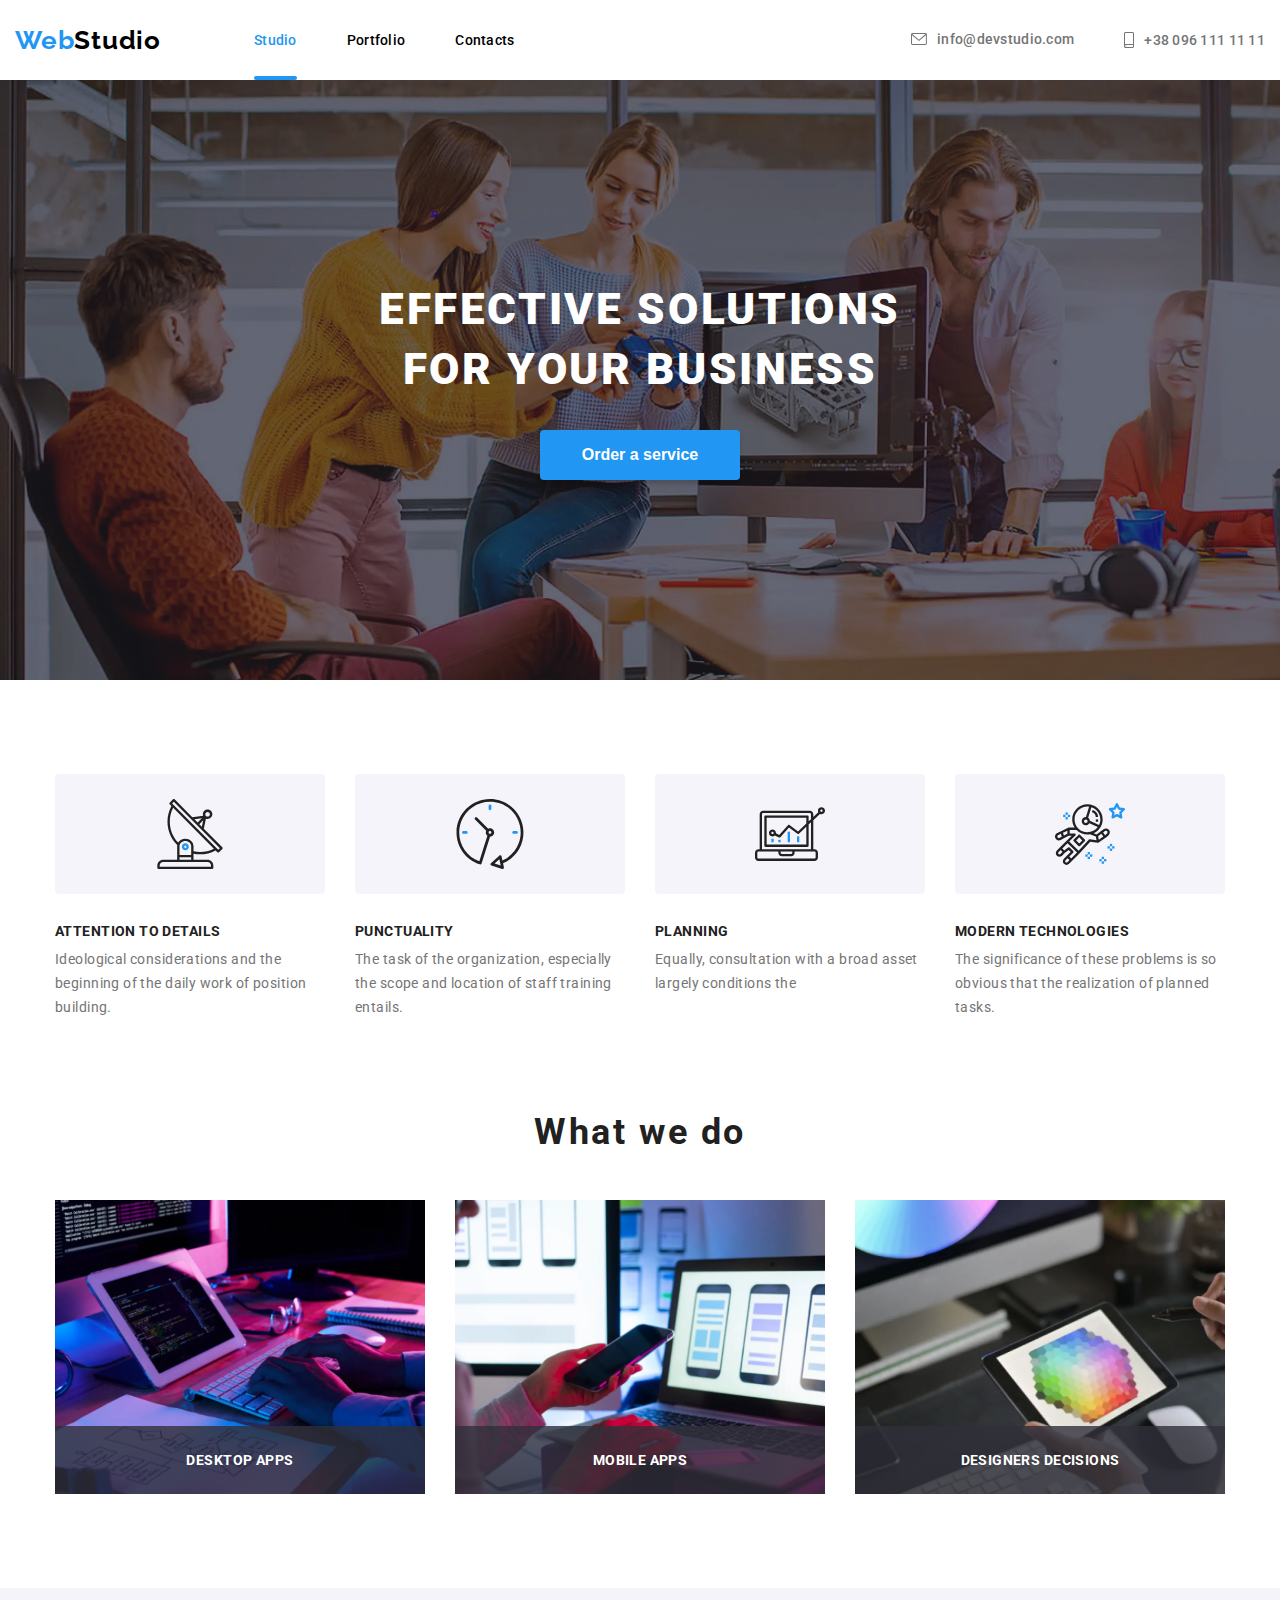
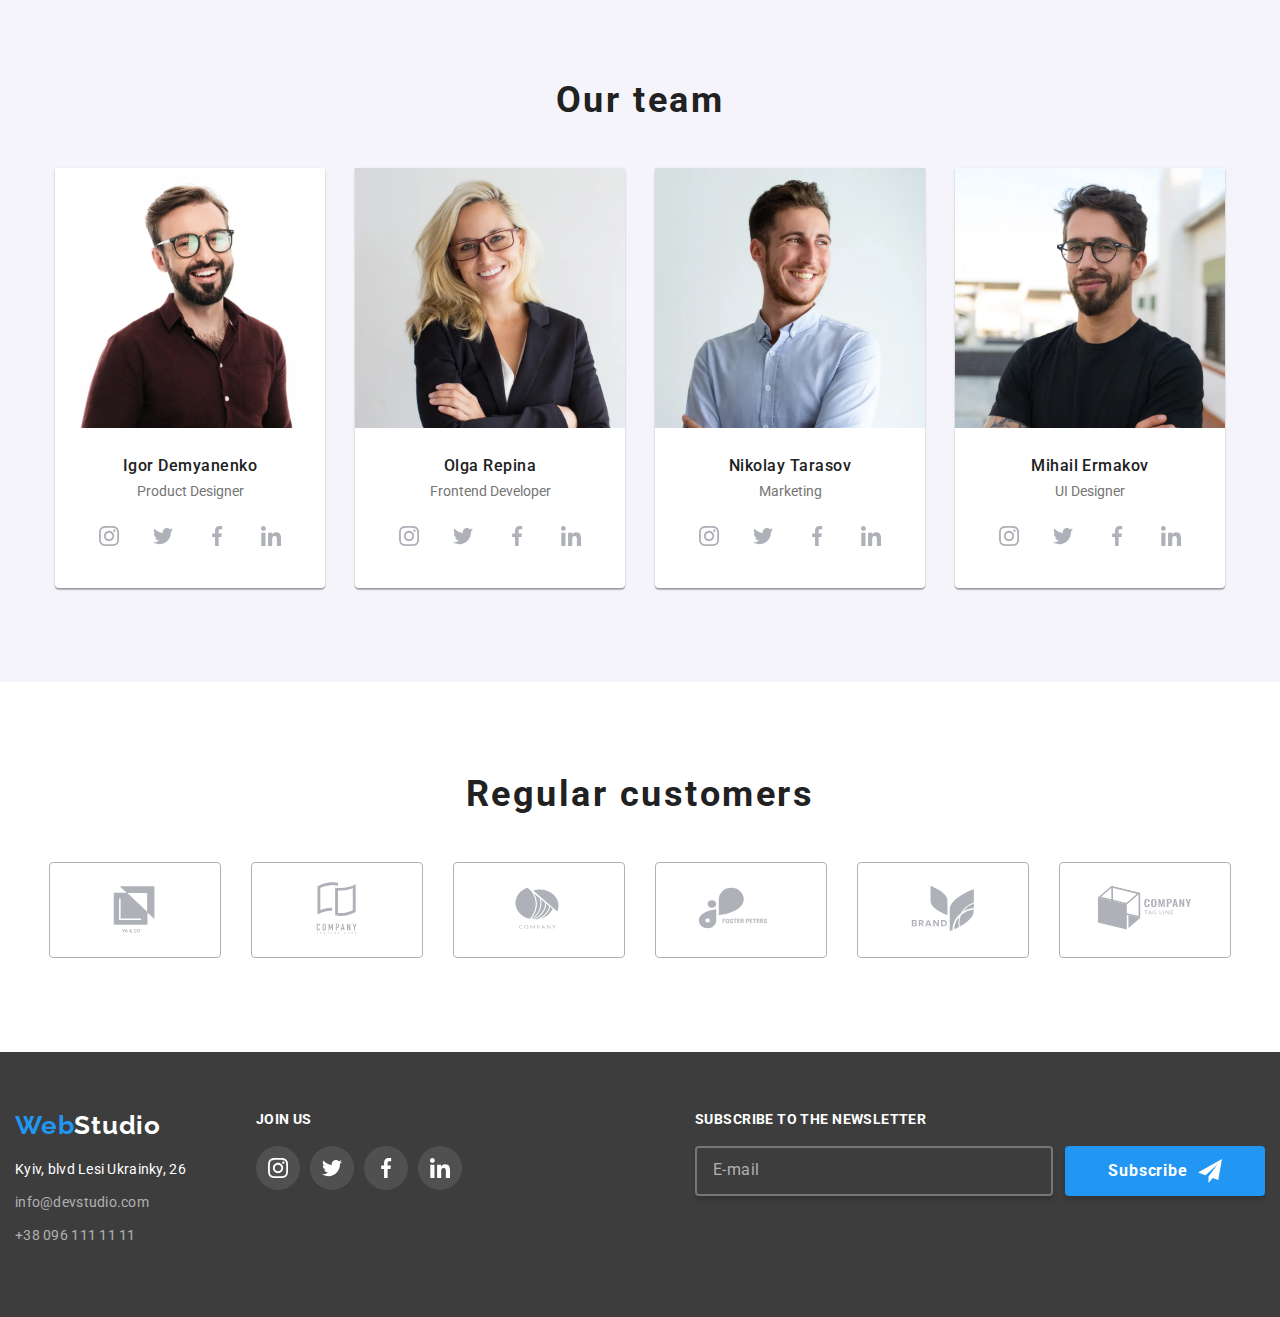
<file: index.html>
<!DOCTYPE html>
<html lang="en">
  <head>
    <meta charset="UTF-8" />
    <meta name="viewport" content="width=device-width, initial-scale=1.0" />
    <title>Web Studio</title>
    <link
      rel="icon"
      type="image/x-icon"
      href="https://cdn.prod.website-files.com/5f15081919fdf673994ab5fd/65fd099bff605314d1e5b880_Webstudio-Logo.svg"
    />
    <link rel="preconnect" href="https://fonts.googleapis.com" />
    <link rel="preconnect" href="https://fonts.gstatic.com" crossorigin />
    <link
      href="https://fonts.googleapis.com/css2?family=Raleway:ital,wght@0,100..900;1,100..900&family=Roboto:ital,wght@0,100;0,300;0,400;0,500;0,700;0,900;1,100;1,300;1,400;1,500;1,700;1,900&display=swap"
      rel="stylesheet"
    />
    <link rel="stylesheet" href="./scss/main.css" />
    <!-- <link rel="stylesheet" href="./css/reset.css" />
    <link rel="stylesheet" href="./css/container.css" />
    <link rel="stylesheet" href="./css/styles.css" />
    <link rel="stylesheet" href="./css/modal.css" />
    <link rel="stylesheet" href="./css/variables.css" /> -->
  </head>
  <body>
    <header class="header border-remover">
      <div class="container header-inner">
        <nav class="navigation">
          <a class="logo" href="./index.html"
            ><span class="accent-logo-word">Web</span>Studio</a
          >
          <button class="burger-button">
            <svg class="burger-icon">
              <use href="./images/sprite.svg#burger"></use>
            </svg>
          </button>

          <ul class="list">
            <li class="item">
              <a class="nav-link active" href="./index.html">Studio</a>
            </li>
            <li class="item">
              <a class="nav-link" href="./portfolio.html">Portfolio</a>
            </li>
            <li class="item">
              <a class="nav-link" href="#footer">Contacts</a>
            </li>
          </ul>
          <button class="burger-close-button">
            <svg class="burger-close-icon">
              <use href="./images/sprite.svg#burger-close"></use>
            </svg>
          </button>
        </nav>
        <ul class="contact-list">
          <li>
            <a class="contact-link email-link" href="mailto:info@devstudio.com"
              ><svg class="contact-icon mail-icon">
                <use href="./images/sprite.svg#envelope"></use>
              </svg>
              info@devstudio.com
            </a>
          </li>
          <li>
            <a class="contact-link phone-link" href="tel:+380961111111"
              ><svg class="contact-icon smartphone-icon">
                <use href="./images/sprite.svg#smartphone"></use>
              </svg>
              +38 096 111 11 11
            </a>
          </li>
        </ul>
        <ul class="header-social-list">
          <li class="header-social-item">
            <a class="header-social-link" instagram href="">Instagram</a>
          </li>
          <li class="header-social-item">
            <a class="header-social-link" href="">Twitter</a>
          </li>
          <li class="header-social-item">
            <a class="header-social-link facebook-padding-remover" href=""
              >Facebook</a
            >
          </li>
          <li class="header-social-item">
            <a class="header-social-link linkedin-padding-remover" href=""
              >LinkedIn</a
            >
          </li>
        </ul>
      </div>
    </header>
    <section class="hero">
      <div class="hero-background-overlay"></div>
      <h1 class="hero-title">
        Effective solutions <br />
        for your business
      </h1>
      <button class="hero-button" type="button">Order a service</button>
    </section>
    <section class="feature">
      <div class="container">
        <h2 class="visually-hidden">Features</h2>
        <ul class="feature-list">
          <li class="item">
            <div class="feature-icon-wrapper">
              <svg class="feature-icon">
                <use href="./images/sprite.svg#antenna"></use>
              </svg>
            </div>
            <h3 class="feature-title">Attention to details</h3>
            <p class="feature-info">
              Ideological considerations and the beginning of the daily work of
              position building.
            </p>
          </li>
          <li class="item">
            <div class="feature-icon-wrapper">
              <svg class="feature-icon">
                <use href="./images/sprite.svg#clock"></use>
              </svg>
            </div>
            <h3 class="feature-title">Punctuality</h3>
            <p class="feature-info">
              The task of the organization, especially the scope and location of
              staff training entails.
            </p>
          </li>
          <li class="item">
            <div class="feature-icon-wrapper">
              <svg class="feature-icon">
                <use href="./images/sprite.svg#diagram"></use>
              </svg>
            </div>
            <h3 class="feature-title">Planning</h3>
            <p class="feature-info">
              Equally, consultation with a broad asset largely conditions the
            </p>
          </li>
          <li class="item">
            <div class="feature-icon-wrapper">
              <svg class="feature-icon">
                <use href="./images/sprite.svg#astronaut"></use>
              </svg>
            </div>
            <h3 class="feature-title">Modern technologies</h3>
            <p class="feature-info">
              The significance of these problems is so obvious that the
              realization of planned tasks.
            </p>
          </li>
        </ul>
      </div>
    </section>
    <section class="our-work">
      <div class="container">
        <h2 class="our-work-title">What we do</h2>
        <ul class="our-work-list">
          <li class="our-work-item">
            <img
              src="./images/work-1.webp"
              width="370"
              height="294"
              alt="Work 1"
            />
            <div class="our-work-placeholder">
              <h3 class="our-work-placeholder-title">Desktop apps</h3>
            </div>
          </li>
          <li class="our-work-item">
            <img
              src="./images/work-2.webp"
              width="370"
              height="294"
              alt="Work 2"
            />
            <div class="our-work-placeholder">
              <h3 class="our-work-placeholder-title">Mobile apps</h3>
            </div>
          </li>
          <li class="our-work-item">
            <img
              src="./images/work-3.webp"
              width="370"
              height="294"
              alt="Work 3"
            />
            <div class="our-work-placeholder">
              <h3 class="our-work-placeholder-title">Designers decisions</h3>
            </div>
          </li>
        </ul>
      </div>
    </section>
    <section class="team">
      <div class="container">
        <h2 class="team-title">Our team</h2>
        <ul class="team-list">
          <li class="team-item">
            <img
              class="worker-img"
              src="./images/worker-1.webp"
              alt="Igor Demyanenko"
            />
            <div class="worker-content">
              <h3 class="worker-name">Igor Demyanenko</h3>
              <span class="worker-spec">Product Designer</span>
            </div>
            <ul class="social-link-wrapper">
              <li class="social-item">
                <a class="social-link" href="">
                  <svg class="social-link-icon">
                    <use href="./images/sprite.svg#instagram"></use>
                  </svg>
                </a>
              </li>
              <li class="social-item">
                <a class="social-link" href="">
                  <svg class="social-link-icon">
                    <use href="./images/sprite.svg#twitter"></use>
                  </svg>
                </a>
              </li>
              <li class="social-item">
                <a class="social-link" href="">
                  <svg class="social-link-icon">
                    <use href="./images/sprite.svg#facebook"></use>
                  </svg>
                </a>
              </li>
              <li class="social-item">
                <a class="social-link" href="">
                  <svg class="social-link-icon">
                    <use href="./images/sprite.svg#linkedin"></use>
                  </svg>
                </a>
              </li>
            </ul>
          </li>
          <li class="team-item">
            <img
              class="worker-img"
              src="./images/worker-2.webp"
              alt="Olga Repina"
            />
            <div class="worker-content">
              <h3 class="worker-name">Olga Repina</h3>
              <span class="worker-spec">Frontend Developer</span>
            </div>
            <ul class="social-link-wrapper">
              <li class="social-item">
                <a class="social-link" href="">
                  <svg class="social-link-icon">
                    <use href="./images/sprite.svg#instagram"></use>
                  </svg>
                </a>
              </li>
              <li class="social-item">
                <a class="social-link" href="">
                  <svg class="social-link-icon">
                    <use href="./images/sprite.svg#twitter"></use>
                  </svg>
                </a>
              </li>
              <li class="social-item">
                <a class="social-link" href="">
                  <svg class="social-link-icon">
                    <use href="./images/sprite.svg#facebook"></use>
                  </svg>
                </a>
              </li>
              <li class="social-item">
                <a class="social-link" href="">
                  <svg class="social-link-icon">
                    <use href="./images/sprite.svg#linkedin"></use>
                  </svg>
                </a>
              </li>
            </ul>
          </li>
          <li class="team-item">
            <img
              class="worker-img"
              src="./images/worker-3.webp"
              alt="Nikolay Tarasov"
            />
            <div class="worker-content">
              <h3 class="worker-name">Nikolay Tarasov</h3>
              <span class="worker-spec">Marketing</span>
            </div>
            <ul class="social-link-wrapper">
              <li class="social-item">
                <a class="social-link" href="">
                  <svg class="social-link-icon">
                    <use href="./images/sprite.svg#instagram"></use>
                  </svg>
                </a>
              </li>
              <li class="social-item">
                <a class="social-link" href="">
                  <svg class="social-link-icon">
                    <use href="./images/sprite.svg#twitter"></use>
                  </svg>
                </a>
              </li>
              <li class="social-item">
                <a class="social-link" href="">
                  <svg class="social-link-icon">
                    <use href="./images/sprite.svg#facebook"></use>
                  </svg>
                </a>
              </li>
              <li class="social-item">
                <a class="social-link" href="">
                  <svg class="social-link-icon">
                    <use href="./images/sprite.svg#linkedin"></use>
                  </svg>
                </a>
              </li>
            </ul>
          </li>
          <li class="team-item">
            <img
              class="worker-img"
              src="./images/worker-4.webp"
              alt="Mihail Ermakov"
            />
            <div class="worker-content">
              <h3 class="worker-name">Mihail Ermakov</h3>
              <span class="worker-spec">UI Designer</span>
            </div>
            <ul class="social-link-wrapper">
              <li class="social-item">
                <a class="social-link" href="">
                  <svg class="social-link-icon">
                    <use href="./images/sprite.svg#instagram"></use>
                  </svg>
                </a>
              </li>
              <li class="social-item">
                <a class="social-link" href="">
                  <svg class="social-link-icon">
                    <use href="./images/sprite.svg#twitter"></use>
                  </svg>
                </a>
              </li>
              <li class="social-item">
                <a class="social-link" href="">
                  <svg class="social-link-icon">
                    <use href="./images/sprite.svg#facebook"></use>
                  </svg>
                </a>
              </li>
              <li class="social-item">
                <a class="social-link" href="">
                  <svg class="social-link-icon">
                    <use href="./images/sprite.svg#linkedin"></use>
                  </svg>
                </a>
              </li>
            </ul>
          </li>
        </ul>
      </div>
    </section>
    <section class="customer">
      <div class="container">
        <h2 class="customer-title">Regular customers</h2>
        <ul class="customer-list">
          <li class="customer-item">
            <a class="customer-link" href="">
              <svg class="customer-icon">
                <use href="./images/sprite.svg#client-1"></use>
              </svg>
            </a>
          </li>
          <li class="customer-item">
            <a class="customer-link" href="">
              <svg class="customer-icon">
                <use href="./images/sprite.svg#client-2"></use>
              </svg>
            </a>
          </li>
          <li class="customer-item">
            <a class="customer-link" href="">
              <svg class="customer-icon">
                <use href="./images/sprite.svg#client-3"></use>
              </svg>
            </a>
          </li>
          <li class="customer-item">
            <a class="customer-link" href="">
              <svg class="customer-icon">
                <use href="./images/sprite.svg#client-4"></use>
              </svg>
            </a>
          </li>
          <li class="customer-item">
            <a class="customer-link" href="">
              <svg class="customer-icon">
                <use href="./images/sprite.svg#client-5"></use>
              </svg>
            </a>
          </li>
          <li class="customer-item">
            <a class="customer-link" href="">
              <svg class="customer-icon">
                <use href="./images/sprite.svg#client-6"></use>
              </svg>
            </a>
          </li>
        </ul>
      </div>
    </section>
    <footer id="footer" class="footer">
      <div class="container footer-wrapper">
        <div class="footer-top-inner">
          <div class="">
            <a class="logo logo-white-mode footer-logo" href="/"
              ><span class="accent-logo-word">Web</span>Studio</a
            >
            <address>
              <ul>
                <li class="address-item">
                  <a
                    class="nav-link-footer address-color"
                    href="https://www.google.com/maps/place/вулиця+Лесі+Українки,+26,+Київ,+02000/@50.5190802,30.4385136,17z/data=!3m1!4b1!4m6!3m5!1s0x40d4d29b9e369069:0xff64663a5fd75cd5!8m2!3d50.5190802!4d30.4385136!16s%2Fg%2F11hz60_tnl?entry=ttu&g_ep=EgoyMDI0MTEwNi4wIKXMDSoASAFQAw%3D%3D"
                    >Kyiv, blvd Lesi Ukrainky, 26</a
                  >
                </li>
                <li class="address-item">
                  <a class="nav-link-footer" href="mailto:info@devstudio.com"
                    >info@devstudio.com</a
                  >
                </li>
                <li class="address-item">
                  <a class="nav-link-footer" href="tel:+380961111111"
                    >+38 096 111 11 11</a
                  >
                </li>
              </ul>
            </address>
          </div>
          <div>
            <h3 class="footer-social-title">Join us</h3>
            <ul class="footer-social-list">
              <li class="footer-social-item">
                <a class="footer-social-link" href="">
                  <svg class="footer-social-link-icon">
                    <use href="./images/sprite.svg#instagram"></use>
                  </svg>
                </a>
              </li>
              <li class="footer-social-item">
                <a class="footer-social-link" href="">
                  <svg class="footer-social-link-icon">
                    <use href="./images/sprite.svg#twitter"></use>
                  </svg>
                </a>
              </li>
              <li class="footer-social-item">
                <a class="footer-social-link" href="">
                  <svg class="footer-social-link-icon">
                    <use href="./images/sprite.svg#facebook"></use>
                  </svg>
                </a>
              </li>
              <li class="footer-social-item">
                <a class="footer-social-link" href="">
                  <svg class="footer-social-link-icon">
                    <use href="./images/sprite.svg#linkedin"></use>
                  </svg>
                </a>
              </li>
            </ul>
          </div>
        </div>
        <div class="footer-bottom-inner">
          <h3 class="footer-form-title">Subscribe to the newsletter</h3>
          <div class="footer-form-wrapper">
            <input class="footer-form" type="email" placeholder="E-mail" />
            <button class="footer-subscribe-button">
              Subscribe
              <svg class="footer-subscribe-icon">
                <use href="./images/sprite.svg#telegram"></use>
              </svg>
            </button>
          </div>
        </div>
      </div>
    </footer>
    <div class="overlay">
      <div class="modal">
        <button class="modal-close-button">
          <svg class="modal-close-icon">
            <use href="./images/sprite.svg#close"></use>
          </svg>
        </button>
        <div class="modal-inner">
          <b class="modal-title">Оставьте свои данные, мы вам перезвоним</b>
          <form>
            <div class="form-wrapper">
              <label class="form-title" for="name">Name</label>
              <div class="form-icon-wrapper">
                <input class="form-field" type="text" name="name" id="name" />
                <svg class="form-icon">
                  <use href="./images/sprite.svg#person-black"></use>
                </svg>
              </div>
            </div>
            <div class="form-wrapper">
              <label class="form-title" for="phone">Phone number</label>
              <div class="form-icon-wrapper">
                <input
                  class="form-field"
                  type="number"
                  name="phone"
                  id="phone"
                />
                <svg class="form-icon">
                  <use href="./images/sprite.svg#phone-black"></use>
                </svg>
              </div>
            </div>
            <div class="form-wrapper">
              <label class="form-title" for="email">Email</label>
              <div class="form-icon-wrapper">
                <input
                  class="form-field"
                  type="email"
                  name="email"
                  id="email"
                />
                <svg class="form-icon">
                  <use href="./images/sprite.svg#email-black"></use>
                </svg>
              </div>
            </div>
            <div class="form-wrapper">
              <label class="form-title" for="message">Comment</label>
              <textarea
                class="message"
                name="message"
                id="message"
                placeholder="Enter the text"
              ></textarea>
            </div>
            <div class="form-privacy">
              <div class="checkbox-content">
                <input
                  class="checkbox"
                  id="checkbox"
                  type="checkbox"
                  name="checkbox"
                />
                <div class="custom-checkbox-wrapper">
                  <svg class="custom-checkbox">
                    <use href="./images/sprite.svg#checkbox"></use>
                  </svg>
                </div>
              </div>
              <label class="checkbox-label" for="checkbox"
                >I agree to the newsletter and accept the
                <a class="privacy-link" href=""
                  >terms of the agreement</a
                ></label
              >
            </div>
            <button class="submit-button">Send</button>
          </form>
        </div>
      </div>
    </div>
    <script type="module" src="./js/menu.js"></script>
    <script type="module" src="./js/modal.js"></script>
  </body>
</html>
</file>
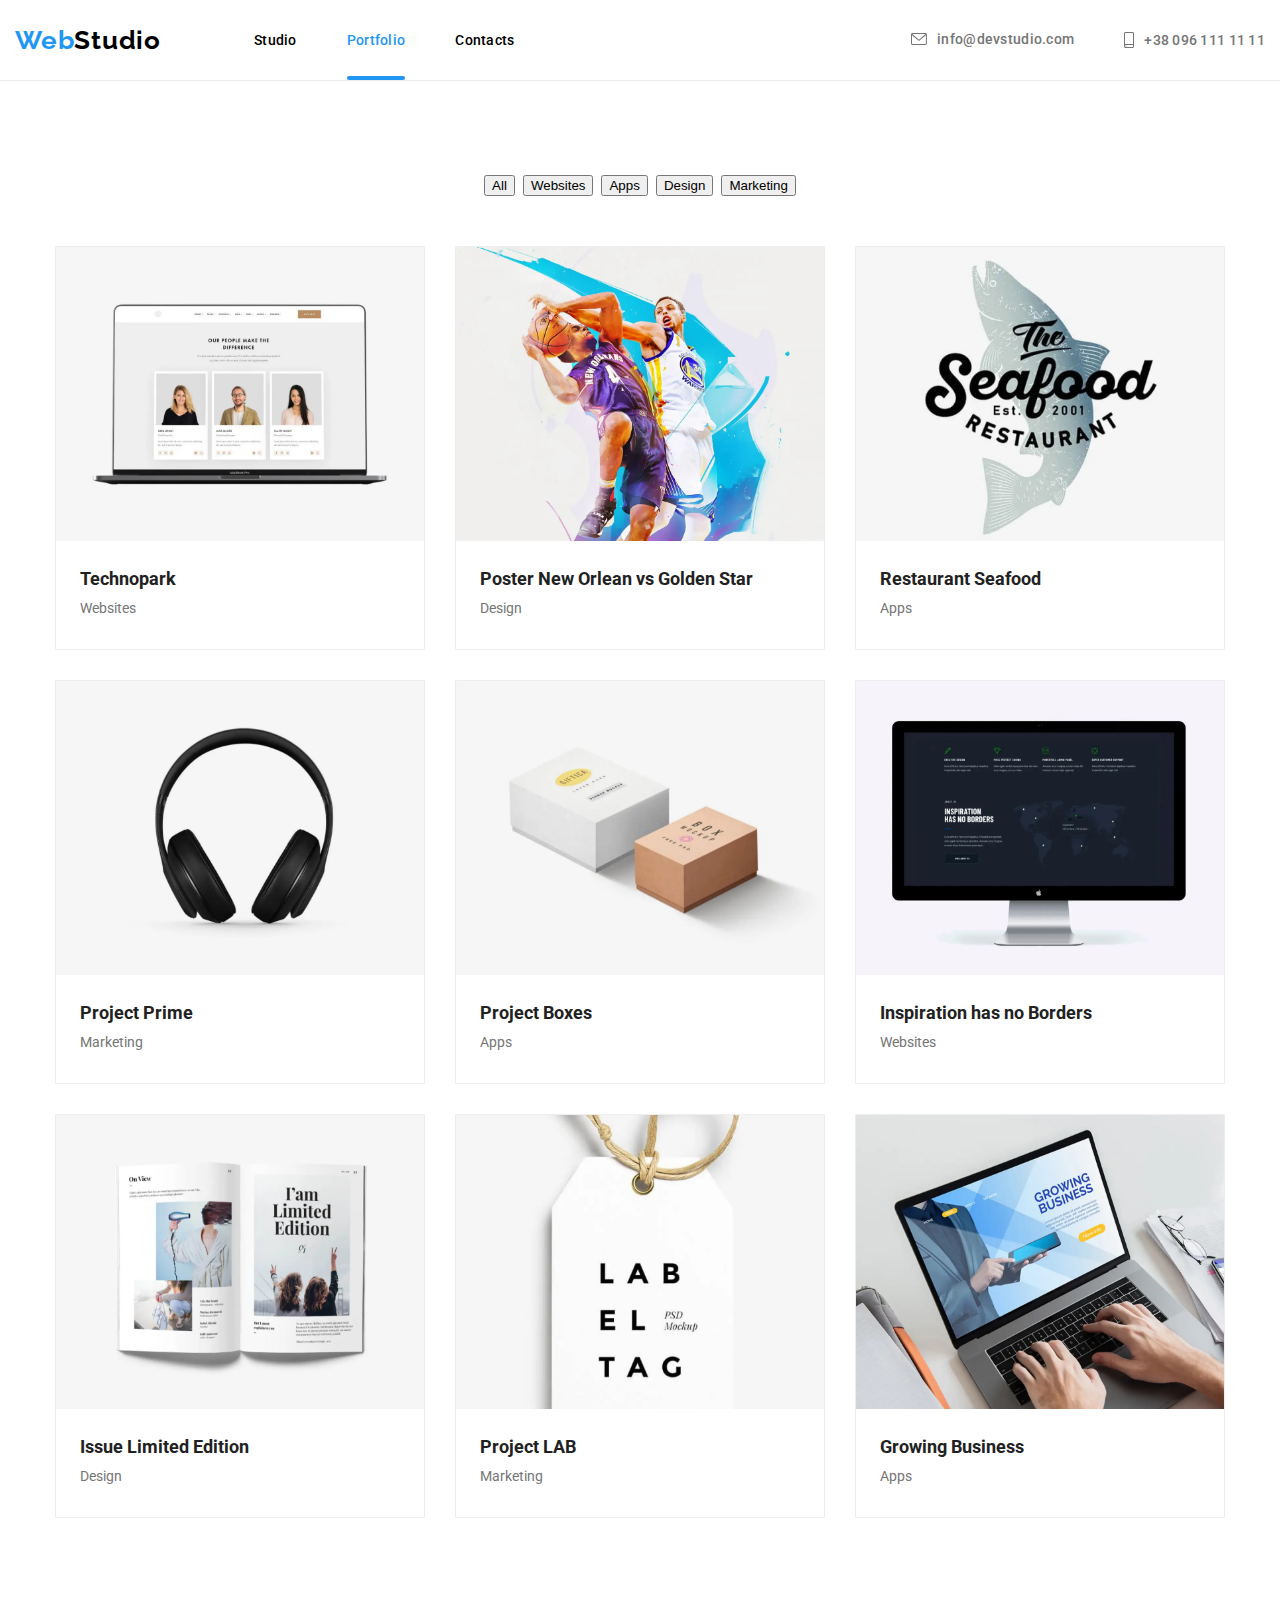
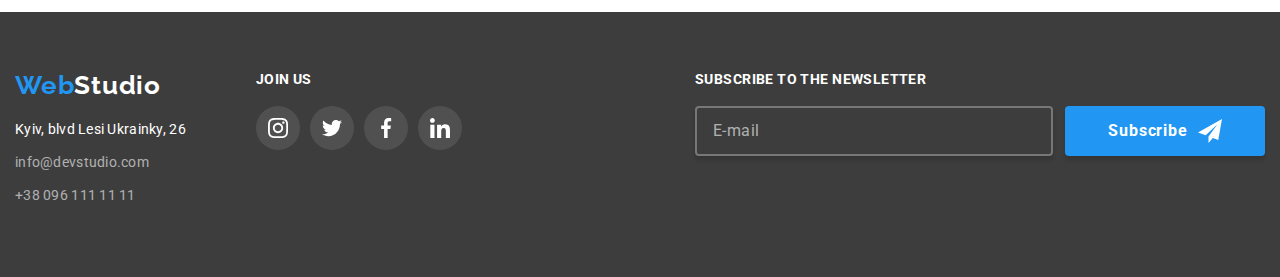
<file: portfolio.html>
<!DOCTYPE html>
<html lang="en">
  <head>
    <meta charset="UTF-8" />
    <meta name="viewport" content="width=device-width, initial-scale=1.0" />
    <title>Portfolio</title>
    <link
      rel="icon"
      type="image/x-icon"
      href="https://cdn.prod.website-files.com/5f15081919fdf673994ab5fd/65fd099bff605314d1e5b880_Webstudio-Logo.svg"
    />
    <link rel="preconnect" href="https://fonts.googleapis.com" />
    <link rel="preconnect" href="https://fonts.gstatic.com" crossorigin />
    <link
      href="https://fonts.googleapis.com/css2?family=Raleway:ital,wght@0,100..900;1,100..900&family=Roboto:ital,wght@0,100;0,300;0,400;0,500;0,700;0,900;1,100;1,300;1,400;1,500;1,700;1,900&display=swap"
      rel="stylesheet"
    />
    <link rel="stylesheet" href="./scss/main.css" />
  </head>
  <body>
    <header class="header">
      <div class="container header-inner">
        <nav class="navigation">
          <a class="logo" href="./index.html"
            ><span class="accent-logo-word">Web</span>Studio</a
          >
          <button class="burger-button">
            <svg class="burger-icon">
              <use href="./images/sprite.svg#burger"></use>
            </svg>
          </button>

          <ul class="list">
            <li class="item">
              <a class="nav-link" href="./index.html">Studio</a>
            </li>
            <li class="item">
              <a class="nav-link active" href="./portfolio.html">Portfolio</a>
            </li>
            <li class="item">
              <a class="nav-link" href="#footer">Contacts</a>
            </li>
          </ul>
          <button class="burger-close-button">
            <svg class="burger-close-icon">
              <use href="./images/sprite.svg#burger-close"></use>
            </svg>
          </button>
        </nav>
        <ul class="contact-list">
          <li>
            <a class="contact-link email-link" href="mailto:info@devstudio.com"
              ><svg class="contact-icon mail-icon">
                <use href="./images/sprite.svg#envelope"></use>
              </svg>
              info@devstudio.com
            </a>
          </li>
          <li>
            <a class="contact-link phone-link" href="tel:+380961111111"
              ><svg class="contact-icon smartphone-icon">
                <use href="./images/sprite.svg#smartphone"></use>
              </svg>
              +38 096 111 11 11
            </a>
          </li>
        </ul>
        <ul class="header-social-list">
          <li class="header-social-item">
            <a class="header-social-link" instagram href="">Instagram</a>
          </li>
          <li class="header-social-item">
            <a class="header-social-link" href="">Twitter</a>
          </li>
          <li class="header-social-item">
            <a class="header-social-link facebook-padding-remover" href=""
              >Facebook</a
            >
          </li>
          <li class="header-social-item">
            <a class="header-social-link linkedin-padding-remover" href=""
              >LinkedIn</a
            >
          </li>
        </ul>
      </div>
    </header>
    <section class="sample">
      <div class="container">
        <h1 class="visually-hidden">Portfolio</h1>
        <nav class="portfolio-navigation" aria-label="secondary navigation">
          <ul class="button-portfolio-group">
            <li><button class="portfolio-filter-button">All</button></li>
            <li><button class="portfolio-filter-button">Websites</button></li>
            <li><button class="portfolio-filter-button">Apps</button></li>
            <li><button class="portfolio-filter-button">Design</button></li>
            <li><button class="portfolio-filter-button">Marketing</button></li>
          </ul>
        </nav>
        <ul class="portfolio-list">
          <li class="work-item">
            <a href=""
              ><div class="work-content">
                <img
                  class="work-img"
                  src="./images/website-1.webp"
                  alt="Website sample 1"
                />
                <div class="work-description-wrapper">
                  <p class="work-description">
                    The resource offers comprehensive offers with different
                    levels of functionality and services. All this will allow
                    the visitor to get comprehensive information about a company
                    or an individual.
                  </p>
                </div>
              </div>
              <div class="work-info">
                <h2 class="work-name">Technopark</h2>
                <span class="sample-spec">Websites</span>
              </div></a
            >
          </li>
          <li class="work-item">
            <a href="">
              <div class="work-content">
                <img
                  class="work-img"
                  src="./images/design-1.webp"
                  alt="Design sample 1"
                />
                <div class="work-description-wrapper">
                  <p class="work-description">
                    The resource offers comprehensive offers with different
                    levels of functionality and services. All this will allow
                    the visitor to get comprehensive information about a company
                    or an individual.
                  </p>
                </div>
              </div>
              <div class="work-info">
                <h2 class="work-name">Poster New Orlean vs Golden Star</h2>
                <span class="sample-spec">Design</span>
              </div></a
            >
          </li>
          <li class="work-item">
            <a href="">
              <div class="work-content">
                <img
                  class="work-img"
                  src="./images/app-1.webp"
                  alt="App sample 1"
                />
                <div class="work-description-wrapper">
                  <p class="work-description">
                    The resource offers comprehensive offers with different
                    levels of functionality and services. All this will allow
                    the visitor to get comprehensive information about a company
                    or an individual.
                  </p>
                </div>
              </div>
              <div class="work-info">
                <h2 class="work-name">Restaurant Seafood</h2>
                <span class="sample-spec">Apps</span>
              </div></a
            >
          </li>
          <li class="work-item">
            <a href="">
              <div class="work-content">
                <img
                  class="work-img"
                  src="./images/marketing-1.webp"
                  alt="Marketing sample 1"
                />
                <div class="work-description-wrapper">
                  <p class="work-description">
                    The resource offers comprehensive offers with different
                    levels of functionality and services. All this will allow
                    the visitor to get comprehensive information about a company
                    or an individual.
                  </p>
                </div>
              </div>

              <div class="work-info">
                <h2 class="work-name">Project Prime</h2>
                <span class="sample-spec">Marketing</span>
              </div></a
            >
          </li>
          <li class="work-item">
            <a href="">
              <div class="work-content">
                <img
                  class="work-img"
                  src="./images/app-2.webp"
                  alt="App sample 2"
                />
                <div class="work-description-wrapper">
                  <p class="work-description">
                    The resource offers comprehensive offers with different
                    levels of functionality and services. All this will allow
                    the visitor to get comprehensive information about a company
                    or an individual.
                  </p>
                </div>
              </div>

              <div class="work-info">
                <h2 class="work-name">Project Boxes</h2>
                <span class="sample-spec">Apps</span>
              </div></a
            >
          </li>
          <li class="work-item">
            <a href="">
              <div class="work-content">
                <img
                  class="work-img"
                  src="./images/website-2.webp"
                  alt="Website sample 2"
                />
                <div class="work-description-wrapper">
                  <p class="work-description">
                    The resource offers comprehensive offers with different
                    levels of functionality and services. All this will allow
                    the visitor to get comprehensive information about a company
                    or an individual.
                  </p>
                </div>
              </div>

              <div class="work-info">
                <h2 class="work-name">Inspiration has no Borders</h2>
                <span class="sample-spec">Websites</span>
              </div></a
            >
          </li>
          <li class="work-item">
            <a href="">
              <div class="work-content">
                <img
                  class="work-img"
                  src="./images/design-2.webp"
                  alt="Design sample 2"
                />
                <div class="work-description-wrapper">
                  <p class="work-description">
                    The resource offers comprehensive offers with different
                    levels of functionality and services. All this will allow
                    the visitor to get comprehensive information about a company
                    or an individual.
                  </p>
                </div>
              </div>

              <div class="work-info">
                <h2 class="work-name">Issue Limited Edition</h2>
                <span class="sample-spec">Design</span>
              </div></a
            >
          </li>
          <li class="work-item">
            <a href="">
              <div class="work-content">
                <img
                  class="work-img"
                  src="./images/marketing-2.webp"
                  alt="Marketing sample 2"
                />
                <div class="work-description-wrapper">
                  <p class="work-description">
                    The resource offers comprehensive offers with different
                    levels of functionality and services. All this will allow
                    the visitor to get comprehensive information about a company
                    or an individual.
                  </p>
                </div>
              </div>

              <div class="work-info">
                <h2 class="work-name">Project LAB</h2>
                <span class="sample-spec">Marketing</span>
              </div></a
            >
          </li>
          <li class="work-item">
            <a href="">
              <div class="work-content">
                <img
                  class="work-img"
                  src="./images/app-3.webp"
                  alt="App sample 3"
                />
                <div class="work-description-wrapper">
                  <p class="work-description">
                    The resource offers comprehensive offers with different
                    levels of functionality and services. All this will allow
                    the visitor to get comprehensive information about a company
                    or an individual.
                  </p>
                </div>
              </div>

              <div class="work-info">
                <h2 class="work-name">Growing Business</h2>
                <span class="sample-spec">Apps</span>
              </div></a
            >
          </li>
        </ul>
      </div>
    </section>
    <footer id="footer" class="footer">
      <div class="container footer-wrapper">
        <div class="footer-top-inner">
          <div class="">
            <a class="logo logo-white-mode footer-logo" href="/"
              ><span class="accent-logo-word">Web</span>Studio</a
            >
            <address>
              <ul>
                <li class="address-item">
                  <a
                    class="nav-link-footer address-color"
                    href="https://www.google.com/maps/place/вулиця+Лесі+Українки,+26,+Київ,+02000/@50.5190802,30.4385136,17z/data=!3m1!4b1!4m6!3m5!1s0x40d4d29b9e369069:0xff64663a5fd75cd5!8m2!3d50.5190802!4d30.4385136!16s%2Fg%2F11hz60_tnl?entry=ttu&g_ep=EgoyMDI0MTEwNi4wIKXMDSoASAFQAw%3D%3D"
                    >Kyiv, blvd Lesi Ukrainky, 26</a
                  >
                </li>
                <li class="address-item">
                  <a class="nav-link-footer" href="mailto:info@devstudio.com"
                    >info@devstudio.com</a
                  >
                </li>
                <li class="address-item">
                  <a class="nav-link-footer" href="tel:+380961111111"
                    >+38 096 111 11 11</a
                  >
                </li>
              </ul>
            </address>
          </div>
          <div>
            <h3 class="footer-social-title">Join us</h3>
            <ul class="footer-social-list">
              <li class="footer-social-item">
                <a class="footer-social-link" href="">
                  <svg class="footer-social-link-icon">
                    <use href="./images/sprite.svg#instagram"></use>
                  </svg>
                </a>
              </li>
              <li class="footer-social-item">
                <a class="footer-social-link" href="">
                  <svg class="footer-social-link-icon">
                    <use href="./images/sprite.svg#twitter"></use>
                  </svg>
                </a>
              </li>
              <li class="footer-social-item">
                <a class="footer-social-link" href="">
                  <svg class="footer-social-link-icon">
                    <use href="./images/sprite.svg#facebook"></use>
                  </svg>
                </a>
              </li>
              <li class="footer-social-item">
                <a class="footer-social-link" href="">
                  <svg class="footer-social-link-icon">
                    <use href="./images/sprite.svg#linkedin"></use>
                  </svg>
                </a>
              </li>
            </ul>
          </div>
        </div>
        <div class="footer-bottom-inner">
          <h3 class="footer-form-title">Subscribe to the newsletter</h3>
          <div class="footer-form-wrapper">
            <input class="footer-form" type="email" placeholder="E-mail" />
            <button class="footer-subscribe-button">
              Subscribe
              <svg class="footer-subscribe-icon">
                <use href="./images/sprite.svg#telegram"></use>
              </svg>
            </button>
          </div>
        </div>
      </div>
    </footer>
    <script type="module" src="./js/menu.js"></script>
    <script type="module" src="./js/filter.js"></script>
  </body>
</html>
</file>
<file: scss/main.css>
*,
*::after,
*::before {
  box-sizing: border-box;
}

html,
body,
div,
span,
applet,
object,
iframe,
h1,
h2,
h3,
h4,
h5,
h6,
p,
blockquote,
pre,
a,
abbr,
acronym,
address,
big,
cite,
code,
del,
dfn,
em,
img,
ins,
kbd,
q,
s,
samp,
small,
strike,
strong,
sub,
sup,
tt,
var,
b,
u,
i,
center,
dl,
dt,
dd,
ol,
ul,
li,
fieldset,
form,
label,
legend,
table,
caption,
tbody,
tfoot,
thead,
tr,
th,
td,
article,
aside,
canvas,
details,
embed,
figure,
figcaption,
footer,
header,
hgroup,
menu,
nav,
output,
ruby,
section,
summary,
time,
mark,
audio,
video {
  margin: 0;
  padding: 0;
  border: 0;
  font-size: 100%;
  font: inherit;
  vertical-align: baseline;
}

/* HTML5 display-role reset for older browsers */
article,
aside,
details,
figcaption,
figure,
footer,
header,
hgroup,
menu,
nav,
section {
  display: block;
}

body {
  line-height: 1;
}

ol,
ul {
  list-style: none;
}

blockquote,
q {
  quotes: none;
}

blockquote:before,
blockquote:after,
q:before,
q:after {
  content: "";
  content: none;
}

table {
  border-collapse: collapse;
  border-spacing: 0;
}

.container {
  padding: 0 15px;
  margin-left: auto;
  margin-right: auto;
}
@media screen and (max-width: 1023px) {
  .container {
    width: 100%;
  }
}
@media screen and (min-width: 1024px) {
  .container {
    width: 1024px;
  }
}
@media screen and (min-width: 1280px) {
  .container {
    width: 1280px;
  }
}
@media screen and (min-width: 1600px) {
  .container {
    width: 1600px;
  }
}

html {
  scroll-behavior: smooth;
}

body {
  font-family: "Roboto", sans-serif;
  font-size: 14px;
  font-weight: 400;
}

img {
  display: block;
  max-width: 100%;
  height: auto;
}

a {
  text-decoration: none;
}

ul {
  list-style: none;
}

.visually-hidden {
  position: absolute;
  width: 1px;
  height: 1px;
  margin: -1px;
  border: 0;
  padding: 0;
  white-space: nowrap;
  -webkit-clip-path: inset(100%);
          clip-path: inset(100%);
  clip: rect(0 0 0 0);
  overflow: hidden;
}

@media screen and (max-width: 767px) {
  body.is-menu-open .header {
    position: fixed;
    top: 0;
    bottom: 0;
    left: 0;
    right: 0;
    z-index: 150;
    padding: 25px 10px;
    background-color: #fff;
  }
}
@media screen and (max-width: 767px) {
  body.is-menu-open .header-inner {
    height: 100%;
    flex-direction: column;
    align-items: start;
    justify-content: space-between;
  }
}
@media screen and (max-width: 767px) {
  body.is-menu-open .navigation {
    flex-direction: column;
    height: auto;
    align-items: start;
  }
}
@media screen and (max-width: 767px) {
  body.is-menu-open .burger-close-button {
    display: block;
  }
}
@media screen and (max-width: 767px) {
  body.is-menu-open .item {
    color: #2196f3;
    text-align: center;
    margin-right: 0;
    font-size: 40px;
    font-weight: 500;
    letter-spacing: 0.02em;
  }
}
@media screen and (max-width: 767px) {
  body.is-menu-open .nav-link.active::before {
    display: none;
  }
}
@media screen and (max-width: 767px) {
  body.is-menu-open .logo {
    display: none;
  }
}
@media screen and (max-width: 767px) {
  body.is-menu-open .burger-button {
    display: none;
  }
}
@media screen and (max-width: 767px) {
  body.is-menu-open .list {
    display: flex;
    flex-direction: column;
    gap: 36px;
    align-items: start;
  }
}
@media screen and (max-width: 767px) {
  body.is-menu-open .contact-list {
    display: flex;
    flex-direction: column-reverse;
    gap: 32px;
  }
}
@media screen and (max-width: 767px) {
  body.is-menu-open .phone-link {
    color: #2196f3;
    font-size: 34px;
  }
}
@media screen and (max-width: 400px) {
  body.is-menu-open .phone-link {
    font-size: 28px;
  }
}
@media screen and (max-width: 767px) {
  body.is-menu-open .email-link {
    font-size: 24px;
  }
}
@media screen and (max-width: 400px) {
  body.is-menu-open .email-link {
    font-size: 20px;
  }
}
@media screen and (max-width: 767px) {
  body.is-menu-open .header-social-list {
    display: flex;
    flex-wrap: wrap;
  }
}
@media screen and (max-width: 767px) {
  body.is-menu-open .footer-form {
    width: 100%;
  }
}

.header {
  border-bottom: 1px solid #ececec;
}

.border-remover {
  border-bottom: 0;
}

.header-inner {
  display: flex;
  justify-content: space-between;
  align-items: center;
  height: 80px;
}

.navigation {
  align-items: center;
  display: flex;
  height: 100%;
}
@media screen and (max-width: 767px) {
  .navigation {
    width: 100%;
    justify-content: space-between;
  }
}

.logo {
  margin-right: 93px;
  color: #000;
  font-family: "Raleway", sans-serif;
  font-size: 26px;
  font-weight: 700;
  letter-spacing: 0.03em;
}
@media screen and (max-width: 767px) {
  .logo {
    margin: 0;
  }
}

.accent-logo-word {
  color: #2196f3;
}

.burger-icon {
  width: 40px;
  height: 40px;
}

.burger-button {
  width: 40px;
  height: 40px;
  display: none;
  border: none;
  padding: 0;
  background-color: transparent;
}

.burger-close-icon {
  width: 40px;
  height: 40px;
}

.burger-close-button {
  position: absolute;
  right: 15px;
  top: 15px;
  width: 40px;
  height: 40px;
  display: none;
  border: none;
  padding: 0;
  background-color: transparent;
}

.list {
  display: flex;
  height: 100%;
  align-items: center;
  /* gap: 50px; */
}
@media screen and (max-width: 767px) {
  .list {
    display: none;
  }
}

header .item {
  display: flex;
  align-items: center;
  height: 100%;
}
header .item:not(:last-child) {
  margin-right: 50px;
}

.nav-link {
  position: relative;
  display: flex;
  align-items: center;
  height: 100%;
  color: #000;
  font-weight: 500;
  letter-spacing: 0.02em;
  transition: color 200ms linear;
}
.nav-link:hover, .nav-link:focus {
  color: #2196f3;
}

.nav-link.active::before {
  content: "";
  position: absolute;
  left: 0;
  bottom: 0;
  right: 0;
  height: 4px;
  background-color: #2196f3;
  border-radius: 2px;
}

.active {
  color: #2196f3;
}

.contact-list {
  display: flex;
  gap: 50px;
}
@media screen and (max-width: 1023px) {
  .contact-list {
    flex-direction: column;
    gap: 10px;
  }
}
@media screen and (max-width: 767px) {
  .contact-list {
    display: none;
  }
}

.contact-link {
  color: #757575;
  font-weight: 500;
  letter-spacing: 0.02em;
  transition: color 200ms linear;
  display: flex;
  align-items: center;
}
.contact-link:hover, .contact-link:focus {
  color: #2196f3;
}
.contact-link:hover .contact-icon {
  color: #2196f3;
}

.contact-icon {
  margin-right: 10px;
  width: 20px;
  color: #757575;
  transition: color 200ms linear;
}
@media screen and (max-width: 767px) {
  .contact-icon {
    display: none;
  }
}

.mail-icon {
  width: 16px;
  height: 12px;
}

.smartphone-icon {
  width: 10px;
  height: 16px;
}

.header-social-list {
  display: none;
}

@media screen and (max-width: 767px) {
  .header-social-item:not(:last-child) {
    border-right: 1px solid rgba(33, 33, 33, 0.2);
  }
}

@media screen and (max-width: 767px) {
  .header-social-link {
    color: #2196f3;
    font-family: "Roboto", sans-serif;
    font-size: 18px;
    font-weight: 500;
    line-height: 1.4;
    letter-spacing: 0.02em;
    padding: 0 10px;
  }
}

@media screen and (max-width: 767px) {
  .burger-button {
    display: block;
  }
}

.hero {
  position: relative;
  display: flex;
  align-items: center;
  justify-content: center;
  flex-direction: column;
  height: 600px;
  background-image: url("../images/hero-bg.webp");
  background-size: cover;
  background-repeat: no-repeat;
}
@media screen and (max-width: 1023px) {
  .hero {
    height: 400px;
  }
}

.hero-background-overlay {
  position: absolute;
  left: 0;
  right: 0;
  top: 0;
  bottom: 0;
  background-color: rgba(47, 48, 58, 0.4);
}

.hero-title {
  text-align: center;
  color: #fff;
  font-weight: 900;
  letter-spacing: 0.06em;
  line-height: 1.36;
  font-size: 44px;
  text-transform: uppercase;
  z-index: 1;
}
@media screen and (max-width: 1023px) {
  .hero-title {
    font-size: 26px;
    line-height: 1.61;
    letter-spacing: 0.06em;
  }
}

.hero-button {
  margin-top: 30px;
  min-height: 50px;
  width: 200px;
  padding: 10px 16px;
  font-size: 16px;
  font-weight: 700;
  line-height: 1.87;
  color: #fff;
  background-color: #2196f3;
  border: none;
  border-radius: 4px;
  box-shadow: 0px 4px 4px 0px rgba(0, 0, 0, 0.15);
  transition: background-color 200ms linear;
  cursor: pointer;
  z-index: 1;
}
.hero-button:hover {
  background-color: #1a86de;
}

body.is-modal-open,
body.is-menu-open {
  overflow: hidden;
}

.overlay {
  position: fixed;
  left: 0;
  right: 0;
  top: 0;
  bottom: 0;
  display: flex;
  justify-content: center;
  align-items: center;
  padding: 0 15px;
  background-color: rgba(0, 0, 0, 0.2);
  opacity: 0;
  pointer-events: none;
  transition: opacity 300ms linear;
  z-index: 100;
}

body.is-modal-open .overlay {
  opacity: 1;
  pointer-events: all;
}

.modal {
  position: relative;
  width: 528px;
  min-height: 581px;
  border-radius: 4px;
  background: #fff;
  box-shadow: 0px 1px 3px 0px rgba(0, 0, 0, 0.12), 0px 1px 1px 0px rgba(0, 0, 0, 0.14), 0px 2px 1px 0px rgba(0, 0, 0, 0.2);
}

.modal-close-button {
  position: absolute;
  right: 10px;
  top: 10px;
  width: 30px;
  height: 30px;
  border-radius: 50%;
  background-color: transparent;
  display: flex;
  align-items: center;
  justify-content: center;
  border: 1px solid rgba(0, 0, 0, 0.1);
  cursor: pointer;
}
.modal-close-button:hover .modal-close-icon {
  color: #2196f3;
}

.modal-close-icon {
  width: 18px;
  height: 18px;
  transition: color 100ms linear;
}

.modal-inner {
  padding: 40px;
}
@media screen and (max-width: 374px) {
  .modal-inner {
    padding: 40px 15px;
  }
}

.modal-title {
  color: #212121;
  display: block;
  text-align: center;
  font-size: 20px;
  font-weight: 700;
  letter-spacing: 0.03em;
  margin-bottom: 12px;
}

.form-wrapper {
  margin-bottom: 10px;
}

.form-title {
  display: inline-block;
  color: #757575;
  font-family: "Roboto", sans-serif;
  font-size: 12px;
  font-weight: 400;
  letter-spacing: 0.01em;
  margin-bottom: 4px;
}

.form-icon-wrapper {
  position: relative;
}

.form-field {
  width: 100%;
  height: 40px;
  padding-left: 42px;
  border-radius: 4px;
  border: 1px solid rgba(33, 33, 33, 0.2);
  transition: outline-color 150ms linear, border-color 150ms linear;
  outline-color: rgba(33, 33, 33, 0.2);
}
.form-field:focus + .form-icon {
  color: #2196f3;
}
.form-field:focus {
  border-color: #2196f3;
  outline-color: #2196f3;
}

.form-icon {
  position: absolute;
  top: 25%;
  left: 12px;
  width: 18px;
  height: 18px;
  color: #212121;
  transition: color 150ms linear;
}

.message {
  resize: none;
  width: 100%;
  height: 120px;
  border-radius: 4px;
  border: 1px solid rgba(33, 33, 33, 0.2);
  font-family: "Roboto", sans-serif;
  font-size: 14px;
  padding: 12px 16px;
  outline-color: rgba(33, 33, 33, 0.2);
  font-weight: 400;
  letter-spacing: 0.01em;
  transition: outline-color 150ms linear;
}
.message:focus {
  outline-color: #2196f3;
}
.message::-moz-placeholder {
  color: rgba(117, 117, 117, 0.5);
}
.message::placeholder {
  color: rgba(117, 117, 117, 0.5);
}

.form-privacy {
  display: flex;
}

.checkbox-content {
  position: relative;
}

.checkbox,
.custom-checkbox-wrapper,
.custom-checkbox {
  width: 16px;
  height: 15px;
  cursor: pointer;
}

.checkbox {
  margin: 0;
  opacity: 0;
}
.checkbox:checked ~ .custom-checkbox-wrapper .custom-checkbox {
  display: inline;
}
.checkbox:checked ~ .custom-checkbox-wrapper {
  border: none;
}

.custom-checkbox-wrapper {
  position: absolute;
  left: 0;
  top: 0;
  border: 2px solid #212121;
  border-radius: 2px;
  pointer-events: none;
}

.custom-checkbox {
  display: none;
}

.checkbox-label {
  padding-left: 8px;
  cursor: pointer;
}

.privacy-link {
  text-decoration: underline;
  color: #2196f3;
}

.submit-button {
  display: block;
  margin: 30px auto 0;
  width: 200px;
  height: 50px;
  border-radius: 4px;
  border: none;
  background-color: #2196f3;
  font-size: 16px;
  font-weight: 700;
  line-height: 1.87;
  letter-spacing: 0.06em;
  color: #fff;
  box-shadow: 0px 4px 4px 0px rgba(0, 0, 0, 0.15);
  cursor: pointer;
}

.feature {
  padding-top: 94px;
  padding-bottom: 94px;
}
.feature .item {
  width: 270px;
}
@media screen and (max-width: 616px) {
  .feature .item {
    width: 100%;
  }
}
@media screen and (max-width: 1023px) {
  .feature {
    padding: 60px 0;
  }
}

.feature-icon-wrapper {
  background-color: #f5f4fa;
  height: 120px;
  display: flex;
  align-items: center;
  justify-content: center;
  border-radius: 4px;
  margin-bottom: 30px;
}

.feature-list {
  display: flex;
  gap: 30px;
  flex-wrap: wrap;
  justify-content: center;
}

.feature-icon {
  width: 70px;
  height: 70px;
}

.feature-title {
  margin-bottom: 10px;
  color: #212121;
  font-weight: 700;
  letter-spacing: 0.03em;
  text-transform: uppercase;
}

.feature-info {
  line-height: 1.71;
  color: #757575;
  letter-spacing: 0.03em;
}

.our-work {
  padding-bottom: 94px;
}
@media screen and (max-width: 1023px) {
  .our-work {
    display: none;
  }
}

.our-work-placeholder {
  position: absolute;
  left: 0;
  right: 0;
  bottom: 0;
  display: flex;
  justify-content: center;
  padding: 27px 0px;
  background-color: rgba(47, 48, 58, 0.8);
}

.our-work-placeholder-title {
  font-weight: 700;
  letter-spacing: 0.03em;
  text-transform: uppercase;
  color: #fff;
}

.our-work-title,
.team-title,
.customer-title {
  text-align: center;
  margin-bottom: 50px;
  color: #212121;
  font-size: 36px;
  font-weight: 700;
  letter-spacing: 0.07em;
}

.our-work-list,
.team-list {
  gap: 30px;
  display: flex;
  flex-wrap: wrap;
  justify-content: center;
}

.our-work-item {
  position: relative;
}

.team {
  padding: 94px 0;
  background-color: #f5f4fa;
}
@media screen and (max-width: 1023px) {
  .team {
    padding: 60px 0;
  }
}

.team-item {
  border-radius: 0px 0px 4px 4px;
  box-shadow: 0px 1px 3px 0px rgba(0, 0, 0, 0.12), 0px 1px 1px 0px rgba(0, 0, 0, 0.14), 0px 2px 1px 0px rgba(0, 0, 0, 0.2);
  text-align: center;
  background-color: #fff;
}
@media screen and (max-width: 767px) {
  .team-item {
    width: 100%;
  }
}

.worker-img {
  width: 270px;
  height: 260px;
}
@media screen and (max-width: 767px) {
  .worker-img {
    -o-object-fit: cover;
       object-fit: cover;
    width: auto;
    height: auto;
  }
}

.worker-content {
  padding: 30px 30px 16px;
}

.worker-name {
  margin-bottom: 10px;
  color: #212121;
  font-size: 16px;
  font-weight: 500;
  letter-spacing: 0.03em;
}

.worker-spec {
  color: #757575;
}

.social-link-wrapper {
  display: flex;
  margin-bottom: 30px;
  justify-content: center;
  align-items: center;
  gap: 10px;
}
@media screen and (max-width: 1023px) {
  .social-link-wrapper {
    margin-bottom: 24px;
  }
}

.social-item {
  overflow: hidden;
  border-radius: 50%;
  transition: background-color 200ms linear;
}

.social-item:hover {
  background-color: #2196f3;
}

.social-link {
  padding: 12px;
  display: block;
  width: 44px;
  height: 44px;
}

.social-link-icon {
  width: 20px;
  height: 20px;
  color: #afb1b8;
  transition: color 200ms linear;
}

.social-item:hover .social-link-icon {
  color: #fff;
}

.customer {
  padding: 94px 0px;
}
@media screen and (max-width: 1023px) {
  .customer {
    padding: 60px 0;
  }
}

.customer-list {
  display: flex;
  gap: 30px;
  flex-wrap: wrap;
  justify-content: center;
}

@media screen and (max-width: 403px) {
  .customer-item {
    width: 100%;
  }
}

.customer-link {
  display: block;
  padding: 16px 32px;
  border-radius: 4px;
  border: 1px solid #afb1b8;
  transition: border-color 200ms linear;
}
.customer-link:hover {
  border-color: #2196f3;
}
.customer-link:hover .customer-icon {
  color: #2196f3;
}
@media screen and (max-width: 403px) {
  .customer-link {
    display: flex;
    justify-content: center;
  }
}

.customer-icon {
  width: 106px;
  height: 60px;
  color: #afb1b8;
  transition: color 200ms linear;
}

.logo-white-mode {
  color: #fff;
}

.footer {
  background-color: #3d3d3d;
  padding-top: 60px;
  padding-bottom: 60px;
}
@media screen and (max-width: 1023px) {
  .footer {
    padding: 60px 70px;
  }
}
@media screen and (max-width: 767px) {
  .footer {
    padding: 60px 0;
  }
}

.footer-wrapper {
  display: flex;
  justify-content: space-between;
  gap: 90px;
}
@media screen and (max-width: 1023px) {
  .footer-wrapper {
    flex-direction: column;
    gap: 60px;
  }
}
@media screen and (max-width: 767px) {
  .footer-wrapper {
    gap: 60px;
  }
}

.footer-top-inner {
  display: flex;
  gap: 70px;
}
@media screen and (max-width: 1023px) {
  .footer-top-inner {
    display: flex;
    justify-content: space-between;
  }
}
@media screen and (max-width: 767px) {
  .footer-top-inner {
    flex-direction: column;
    align-items: center;
    text-align: center;
    gap: 60px;
  }
}

@media screen and (max-width: 1023px) {
  .footer-bottom-inner {
    display: flex;
    align-items: center;
    flex-direction: column;
  }
}

.footer-logo {
  margin-bottom: 20px;
  margin-right: 0;
  display: inline-block;
}
@media screen and (max-width: 767px) {
  .footer-logo {
    margin-bottom: 20px;
  }
}

.address-item {
  margin-bottom: 9px;
}

.nav-link-footer {
  color: rgba(255, 255, 255, 0.6);
  letter-spacing: 0.02em;
  line-height: 1.71;
  transition: color 200ms linear;
}
.nav-link-footer:hover, .nav-link-footer:focus {
  color: #1a74be;
}

.address-color {
  color: #fff;
}

.footer-social-item {
  overflow: hidden;
  border-radius: 50%;
  transition: background-color 200ms linear;
  background-color: rgba(255, 255, 255, 0.1);
}
.footer-social-item:hover {
  background-color: #2196f3;
}

.footer-social-title,
.footer-form-title {
  color: #fff;
  font-weight: 700;
  letter-spacing: 0.03em;
  text-transform: uppercase;
}

@media screen and (max-width: 767px) {
  .footer-form-title {
    text-align: center;
  }
}

.footer-social-list {
  display: flex;
  margin-top: 20px;
  gap: 10px;
}

.footer-social-link {
  padding: 12px;
  display: block;
  width: 44px;
  height: 44px;
}

.footer-social-link-icon {
  width: 20px;
  height: 20px;
  color: #fff;
  transition: color 200ms linear;
}

.footer-form-wrapper {
  position: relative;
  display: flex;
  margin-top: 20px;
  gap: 12px;
}
@media screen and (max-width: 1023px) {
  .footer-form-wrapper {
    flex-direction: column;
    align-items: center;
  }
}
@media screen and (max-width: 1239px) {
  .footer-form-wrapper {
    flex-direction: column;
  }
}
@media screen and (max-width: 767px) {
  .footer-form-wrapper {
    width: 100%;
  }
}

.footer-form {
  width: 358px;
  height: 50px;
  border-radius: 4px;
  border: 2px solid rgba(255, 255, 255, 0.3);
  background: rgba(33, 150, 243, 0);
  box-shadow: 0px 4px 4px 0px rgba(0, 0, 0, 0.15);
  padding: 15px 16px;
  color: #fff;
  transition: outline-color 200ms linear, border-color 200ms linear;
  outline: none;
}
.footer-form:focus {
  border-color: #2196f3;
}
.footer-form::-moz-placeholder {
  color: rgba(255, 255, 255, 0.6);
  font-family: "Roboto", sans-serif;
  font-size: 16px;
  font-weight: 400;
  line-height: 1.25;
  letter-spacing: 0.03em;
}
.footer-form::placeholder {
  color: rgba(255, 255, 255, 0.6);
  font-family: "Roboto", sans-serif;
  font-size: 16px;
  font-weight: 400;
  line-height: 1.25;
  letter-spacing: 0.03em;
}
@media screen and (max-width: 1023px) {
  .footer-form {
    width: 450px;
  }
}
@media screen and (max-width: 767px) {
  .footer-form {
    width: 100%;
  }
}

.footer-subscribe-button-wrapper {
  display: flex;
  gap: 12px;
  margin-top: 20px;
}

.footer-subscribe-button {
  display: flex;
  align-items: center;
  justify-content: center;
  gap: 10px;
  font-family: "Roboto", sans-serif;
  font-size: 16px;
  font-weight: 700;
  line-height: 1.88;
  letter-spacing: 0.06em;
  color: #fff;
  width: 200px;
  height: 50px;
  border-radius: 4px;
  border: none;
  background: #2196f3;
  box-shadow: 0px 4px 4px 0px rgba(0, 0, 0, 0.15);
  cursor: pointer;
  transition: background-color 150ms linear;
}
.footer-subscribe-button:hover {
  background-color: #1b79c6;
}

.footer-subscribe-icon {
  color: #fff;
  width: 24px;
  height: 24px;
}

.sample {
  padding: 94px 0px;
}
@media screen and (max-width: 1023px) {
  .sample {
    padding: 60px 0;
  }
}

.button-portfolio-group {
  display: flex;
  gap: 8px;
  justify-content: center;
  flex-wrap: wrap;
}

.portfolio-button {
  padding: 6px 22px;
  min-height: 38px;
  font-family: "Roboto", sans-serif;
  font-size: 16px;
  font-weight: 500;
  background-color: #f5f4fa;
  border: none;
  border-radius: 4px;
  transition: background-color 150ms linear, color 150ms linear, box-shadow 150ms linear;
  cursor: pointer;
}
.portfolio-button:hover, .portfolio-button:focus {
  background-color: #2196f3;
  color: #fff;
  box-shadow: 0px 3px 1px 0px rgba(0, 0, 0, 0.1), 0px 1px 2px 0px rgba(0, 0, 0, 0.08), 0px 2px 2px 0px rgba(0, 0, 0, 0.12);
}

.portfolio-navigation {
  margin-bottom: 50px;
}

.portfolio-list {
  display: flex;
  flex-wrap: wrap;
  gap: 30px;
  justify-content: center;
}

.work-item {
  width: 370px;
  height: 404px;
  border: 1px solid #eee;
}
.work-item:hover {
  box-shadow: 0px 1px 1px 0px rgba(0, 0, 0, 0.12), 0px 4px 4px 0px rgba(0, 0, 0, 0.06), 1px 4px 6px 0px rgba(0, 0, 0, 0.16);
}
.work-item:hover .work-description-wrapper {
  transform: translateY(0%);
  opacity: 1;
}
@media screen and (max-width: 767px) {
  .work-item {
    width: 100%;
    height: auto;
    max-height: 404px;
  }
}

.work-img {
  width: 370px;
  height: 294px;
}
@media screen and (max-width: 767px) {
  .work-img {
    width: 100%;
    -o-object-fit: cover;
       object-fit: cover;
    max-height: 294px;
  }
}

.work-content {
  position: relative;
  overflow: hidden;
}

.work-description-wrapper {
  position: absolute;
  left: 0;
  top: 0;
  bottom: 0;
  display: flex;
  align-items: center;
  justify-content: center;
  padding: 0 24px;
  background-color: rgba(33, 150, 243, 0.9);
  transform: translateY(-100%);
  opacity: 0;
  transition: transform 300ms linear, opacity 300ms linear;
}

.work-description {
  font-size: 18px;
  color: #fff;
  line-height: 1.56;
  letter-spacing: 0.03em;
}

.work-info {
  padding: 20px 24px;
}

.sample-spec {
  color: #757575;
}

.work-name {
  margin-bottom: 4px;
  color: #212121;
  font-size: 18px;
  font-weight: 700;
  line-height: 2;
}/*# sourceMappingURL=main.css.map */
</file>
